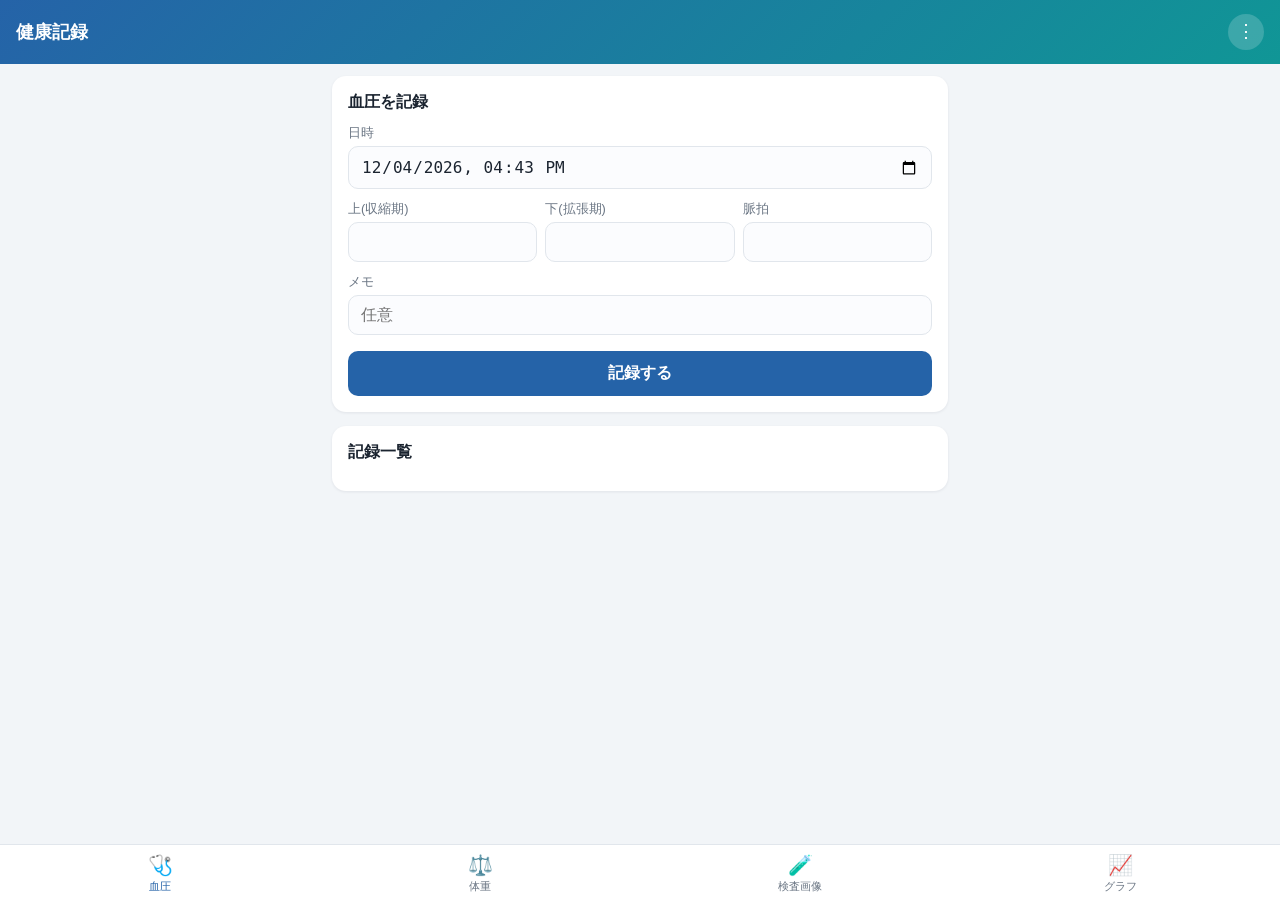
<file: webapp/index.html>
<!DOCTYPE html>
<html lang="ja">
<head>
<meta charset="UTF-8" />
<meta name="viewport" content="width=device-width, initial-scale=1, viewport-fit=cover" />
<title>血圧・体重・検査記録</title>
<meta name="theme-color" content="#2563a8" />
<meta name="description" content="血圧・体重・血液検査結果をスマホで記録する個人用ヘルスログアプリ" />
<link rel="manifest" href="manifest.json" />
<link rel="icon" href="icons/favicon-32.png" sizes="32x32" />
<link rel="icon" href="icons/favicon-16.png" sizes="16x16" />
<link rel="apple-touch-icon" href="icons/apple-touch-icon.png" />
<meta name="apple-mobile-web-app-capable" content="yes" />
<meta name="apple-mobile-web-app-status-bar-style" content="black-translucent" />
<meta name="apple-mobile-web-app-title" content="健康記録" />
<link rel="stylesheet" href="style.css" />
</head>
<body>
<header class="app-header">
  <h1>健康記録</h1>
  <button id="menuBtn" class="icon-btn" aria-label="メニュー">⋮</button>
</header>

<div id="menuSheet" class="sheet hidden">
  <button id="ttsToggleBtn" class="sheet-item">読み上げ: ON</button>
  <button id="exportBtn" class="sheet-item">データをエクスポート(JSON)</button>
  <button id="exportCsvBpBtn" class="sheet-item">血圧をCSVでエクスポート</button>
  <button id="exportCsvWeightBtn" class="sheet-item">体重をCSVでエクスポート</button>
  <button id="exportCsvLabBtn" class="sheet-item">検査画像一覧をCSVでエクスポート</button>
  <label class="sheet-item" for="importFile">データをインポート</label>
  <input type="file" id="importFile" accept="application/json" hidden />
  <button id="closeMenuBtn" class="sheet-item sheet-cancel">閉じる</button>
</div>

<main id="app">

  <!-- 血圧タブ -->
  <section id="tab-bp" class="tab-panel active">
    <form id="bpForm" class="card form-card">
      <h2>血圧を記録</h2>
      <div class="field-row">
        <label>日時
          <input type="datetime-local" id="bpDatetime" required />
        </label>
      </div>
      <div class="field-row three">
        <label>上(収縮期)
          <input type="number" id="bpSystolic" inputmode="numeric" min="40" max="300" required />
        </label>
        <label>下(拡張期)
          <input type="number" id="bpDiastolic" inputmode="numeric" min="20" max="200" required />
        </label>
        <label>脈拍
          <input type="number" id="bpPulse" inputmode="numeric" min="20" max="250" />
        </label>
      </div>
      <div class="field-row">
        <label>メモ
          <input type="text" id="bpMemo" placeholder="任意" maxlength="200" />
        </label>
      </div>
      <button type="submit" class="primary-btn">記録する</button>
    </form>

    <div class="card">
      <h2>記録一覧</h2>
      <div id="bpList" class="record-list"></div>
    </div>
  </section>

  <!-- 体重タブ -->
  <section id="tab-weight" class="tab-panel">
    <form id="weightForm" class="card form-card">
      <h2>体重を記録</h2>
      <div class="field-row">
        <label>日時
          <input type="datetime-local" id="weightDatetime" required />
        </label>
      </div>
      <div class="field-row">
        <label>体重(kg)
          <input type="number" id="weightValue" step="0.1" min="0" max="300" inputmode="decimal" required />
        </label>
      </div>
      <div class="field-row">
        <label>メモ
          <input type="text" id="weightMemo" placeholder="任意" maxlength="200" />
        </label>
      </div>
      <button type="submit" class="primary-btn">記録する</button>
    </form>

    <div class="card">
      <h2>記録一覧</h2>
      <div id="weightList" class="record-list"></div>
    </div>
  </section>

  <!-- 血液検査画像タブ -->
  <section id="tab-lab" class="tab-panel">
    <form id="labForm" class="card form-card">
      <h2>血液検査結果を取り込み</h2>
      <div class="field-row">
        <label>検査日
          <input type="date" id="labDate" required />
        </label>
      </div>
      <div class="field-row">
        <label>画像
          <input type="file" id="labFile" accept="image/*" required />
        </label>
      </div>
      <div class="field-row">
        <label>メモ
          <input type="text" id="labMemo" placeholder="任意" maxlength="200" />
        </label>
      </div>
      <button type="submit" class="primary-btn">保存する</button>
    </form>

    <div class="card">
      <h2>検査結果一覧</h2>
      <div id="labList" class="lab-grid"></div>
    </div>
  </section>

  <!-- グラフタブ -->
  <section id="tab-graph" class="tab-panel">
    <div class="card">
      <h2>血圧の推移</h2>
      <canvas id="bpChart" class="chart" width="600" height="260"></canvas>
      <div class="legend">
        <span><i class="dot dot-sys"></i>上(収縮期)</span>
        <span><i class="dot dot-dia"></i>下(拡張期)</span>
      </div>
    </div>
    <div class="card">
      <h2>体重の推移</h2>
      <canvas id="weightChart" class="chart" width="600" height="260"></canvas>
    </div>
  </section>

</main>

<div id="imageModal" class="modal hidden">
  <div class="modal-backdrop"></div>
  <div class="modal-content">
    <button id="imageModalClose" class="icon-btn modal-close" aria-label="閉じる">×</button>
    <img id="imageModalImg" alt="血液検査結果画像" />
    <div id="imageModalMeta" class="modal-meta"></div>
    <button id="imageModalDelete" class="danger-btn">この画像を削除</button>
  </div>
</div>

<nav class="tabbar">
  <button class="tab-btn active" data-tab="tab-bp">
    <span class="tab-icon">🩺</span><span>血圧</span>
  </button>
  <button class="tab-btn" data-tab="tab-weight">
    <span class="tab-icon">⚖️</span><span>体重</span>
  </button>
  <button class="tab-btn" data-tab="tab-lab">
    <span class="tab-icon">🧪</span><span>検査画像</span>
  </button>
  <button class="tab-btn" data-tab="tab-graph">
    <span class="tab-icon">📈</span><span>グラフ</span>
  </button>
</nav>

<div id="toast" class="toast hidden"></div>

<script src="db.js"></script>
<script src="app.js"></script>
</body>
</html>
</file>
<file: webapp/style.css>
:root {
  --accent: #2563a8;
  --accent-2: #109696;
  --bg: #f2f5f8;
  --card-bg: #ffffff;
  --text: #1b2430;
  --text-muted: #6b7684;
  --border: #e1e6ec;
  --danger: #d64545;
  --sys-color: #2563a8;
  --dia-color: #109696;
  --safe-bottom: env(safe-area-inset-bottom, 0px);
}

* {
  box-sizing: border-box;
}

html, body {
  margin: 0;
  padding: 0;
  background: var(--bg);
  color: var(--text);
  font-family: -apple-system, BlinkMacSystemFont, "Hiragino Sans", "Yu Gothic", "Segoe UI", Roboto, sans-serif;
}

body {
  padding-bottom: calc(64px + var(--safe-bottom));
}

.app-header {
  position: sticky;
  top: 0;
  z-index: 10;
  display: flex;
  align-items: center;
  justify-content: space-between;
  background: linear-gradient(135deg, var(--accent), var(--accent-2));
  color: #fff;
  padding: 14px 16px;
  padding-top: max(14px, env(safe-area-inset-top));
}

.app-header h1 {
  font-size: 1.1rem;
  margin: 0;
  font-weight: 600;
}

.icon-btn {
  background: rgba(255, 255, 255, 0.18);
  border: none;
  color: #fff;
  width: 36px;
  height: 36px;
  border-radius: 50%;
  font-size: 1.1rem;
  line-height: 1;
  cursor: pointer;
}

main {
  max-width: 640px;
  margin: 0 auto;
  padding: 12px;
}

.tab-panel {
  display: none;
}

.tab-panel.active {
  display: block;
  animation: fadeIn 0.15s ease-out;
}

@keyframes fadeIn {
  from { opacity: 0; transform: translateY(4px); }
  to { opacity: 1; transform: translateY(0); }
}

.card {
  background: var(--card-bg);
  border-radius: 14px;
  padding: 16px;
  margin-bottom: 14px;
  box-shadow: 0 1px 3px rgba(20, 30, 50, 0.08);
}

.card h2 {
  font-size: 1rem;
  margin: 0 0 12px;
  color: var(--text);
}

.field-row {
  display: flex;
  flex-direction: column;
  margin-bottom: 12px;
}

.field-row.three {
  flex-direction: row;
  gap: 8px;
}

.field-row.three label {
  flex: 1;
}

label {
  font-size: 0.8rem;
  color: var(--text-muted);
  display: flex;
  flex-direction: column;
  gap: 4px;
}

input[type="number"],
input[type="text"],
input[type="date"],
input[type="datetime-local"],
input[type="file"] {
  font-size: 1rem;
  padding: 10px 12px;
  border: 1px solid var(--border);
  border-radius: 10px;
  background: #fbfcfe;
  color: var(--text);
  width: 100%;
}

input:focus {
  outline: 2px solid var(--accent);
  outline-offset: 1px;
}

.primary-btn {
  width: 100%;
  padding: 12px;
  background: var(--accent);
  color: #fff;
  border: none;
  border-radius: 10px;
  font-size: 1rem;
  font-weight: 600;
  cursor: pointer;
  margin-top: 4px;
}

.primary-btn:active {
  opacity: 0.85;
}

.danger-btn {
  width: 100%;
  padding: 10px;
  background: #fff;
  color: var(--danger);
  border: 1px solid var(--danger);
  border-radius: 10px;
  font-size: 0.95rem;
  cursor: pointer;
}

.record-list {
  display: flex;
  flex-direction: column;
  gap: 8px;
  max-height: 50vh;
  overflow-y: auto;
}

.record-item {
  display: flex;
  align-items: center;
  justify-content: space-between;
  padding: 10px 12px;
  border: 1px solid var(--border);
  border-radius: 10px;
  gap: 8px;
}

.record-main {
  display: flex;
  flex-direction: column;
  gap: 2px;
}

.record-value {
  font-size: 1.05rem;
  font-weight: 600;
}

.record-date {
  font-size: 0.78rem;
  color: var(--text-muted);
}

.record-memo {
  font-size: 0.8rem;
  color: var(--text-muted);
}

.record-actions {
  display: flex;
  align-items: center;
  gap: 2px;
}

.record-delete,
.record-speak {
  background: none;
  border: none;
  color: var(--text-muted);
  font-size: 1.1rem;
  cursor: pointer;
  padding: 6px;
}

.record-delete:hover {
  color: var(--danger);
}

.record-speak:hover {
  color: var(--accent);
}

.empty-state {
  color: var(--text-muted);
  font-size: 0.85rem;
  text-align: center;
  padding: 20px 0;
}

.lab-grid {
  display: grid;
  grid-template-columns: repeat(3, 1fr);
  gap: 8px;
}

.lab-thumb {
  position: relative;
  aspect-ratio: 3 / 4;
  border-radius: 10px;
  overflow: hidden;
  border: 1px solid var(--border);
  cursor: pointer;
  background: #eef1f5;
}

.lab-thumb img {
  width: 100%;
  height: 100%;
  object-fit: cover;
  display: block;
}

.lab-thumb .lab-thumb-label {
  position: absolute;
  bottom: 0;
  left: 0;
  right: 0;
  background: rgba(0, 0, 0, 0.55);
  color: #fff;
  font-size: 0.68rem;
  padding: 3px 5px;
  text-align: center;
}

.chart {
  width: 100%;
  height: auto;
  display: block;
  border-radius: 10px;
  background: #fbfcfe;
}

.legend {
  display: flex;
  gap: 16px;
  margin-top: 8px;
  font-size: 0.8rem;
  color: var(--text-muted);
}

.dot {
  display: inline-block;
  width: 10px;
  height: 10px;
  border-radius: 50%;
  margin-right: 4px;
}

.dot-sys { background: var(--sys-color); }
.dot-dia { background: var(--dia-color); }

.tabbar {
  position: fixed;
  bottom: 0;
  left: 0;
  right: 0;
  display: flex;
  background: #fff;
  border-top: 1px solid var(--border);
  padding-bottom: var(--safe-bottom);
  z-index: 10;
}

.tab-btn {
  flex: 1;
  display: flex;
  flex-direction: column;
  align-items: center;
  gap: 2px;
  padding: 8px 0 6px;
  background: none;
  border: none;
  color: var(--text-muted);
  font-size: 0.7rem;
  cursor: pointer;
}

.tab-btn.active {
  color: var(--accent);
}

.tab-icon {
  font-size: 1.25rem;
}

.sheet {
  position: fixed;
  bottom: calc(64px + var(--safe-bottom));
  right: 12px;
  background: #fff;
  border-radius: 12px;
  box-shadow: 0 4px 18px rgba(20, 30, 50, 0.22);
  overflow: hidden;
  z-index: 20;
  display: flex;
  flex-direction: column;
  min-width: 200px;
}

.sheet.hidden {
  display: none;
}

.sheet-item {
  padding: 14px 16px;
  background: #fff;
  border: none;
  border-bottom: 1px solid var(--border);
  text-align: left;
  font-size: 0.9rem;
  color: var(--text);
  cursor: pointer;
}

.sheet-item:last-child {
  border-bottom: none;
}

.sheet-cancel {
  color: var(--text-muted);
}

.modal {
  position: fixed;
  inset: 0;
  z-index: 30;
  display: flex;
  align-items: center;
  justify-content: center;
}

.modal.hidden {
  display: none;
}

.modal-backdrop {
  position: absolute;
  inset: 0;
  background: rgba(10, 15, 25, 0.7);
}

.modal-content {
  position: relative;
  background: #fff;
  border-radius: 14px;
  padding: 16px;
  max-width: 90vw;
  max-height: 88vh;
  overflow-y: auto;
  z-index: 1;
  display: flex;
  flex-direction: column;
  gap: 10px;
}

.modal-content img {
  max-width: 100%;
  max-height: 60vh;
  border-radius: 8px;
  object-fit: contain;
}

.modal-close {
  position: absolute;
  top: 8px;
  right: 8px;
  background: rgba(0,0,0,0.5);
}

.modal-meta {
  font-size: 0.85rem;
  color: var(--text-muted);
}

.toast {
  position: fixed;
  bottom: calc(78px + var(--safe-bottom));
  left: 50%;
  transform: translateX(-50%);
  background: rgba(20, 30, 40, 0.92);
  color: #fff;
  padding: 10px 18px;
  border-radius: 20px;
  font-size: 0.85rem;
  z-index: 40;
  transition: opacity 0.2s ease;
}

.toast.hidden {
  opacity: 0;
  pointer-events: none;
}

@media (prefers-color-scheme: dark) {
  :root {
    --bg: #10151c;
    --card-bg: #1a2129;
    --text: #eef2f6;
    --text-muted: #9aa5b1;
    --border: #2a333d;
  }
  input[type="number"],
  input[type="text"],
  input[type="date"],
  input[type="datetime-local"],
  input[type="file"] {
    background: #10151c;
    color: var(--text);
  }
  .tabbar,
  .sheet,
  .modal-content,
  .sheet-item {
    background: #1a2129;
    color: var(--text);
  }
  .lab-thumb {
    background: #222b34;
  }
}
</file>
